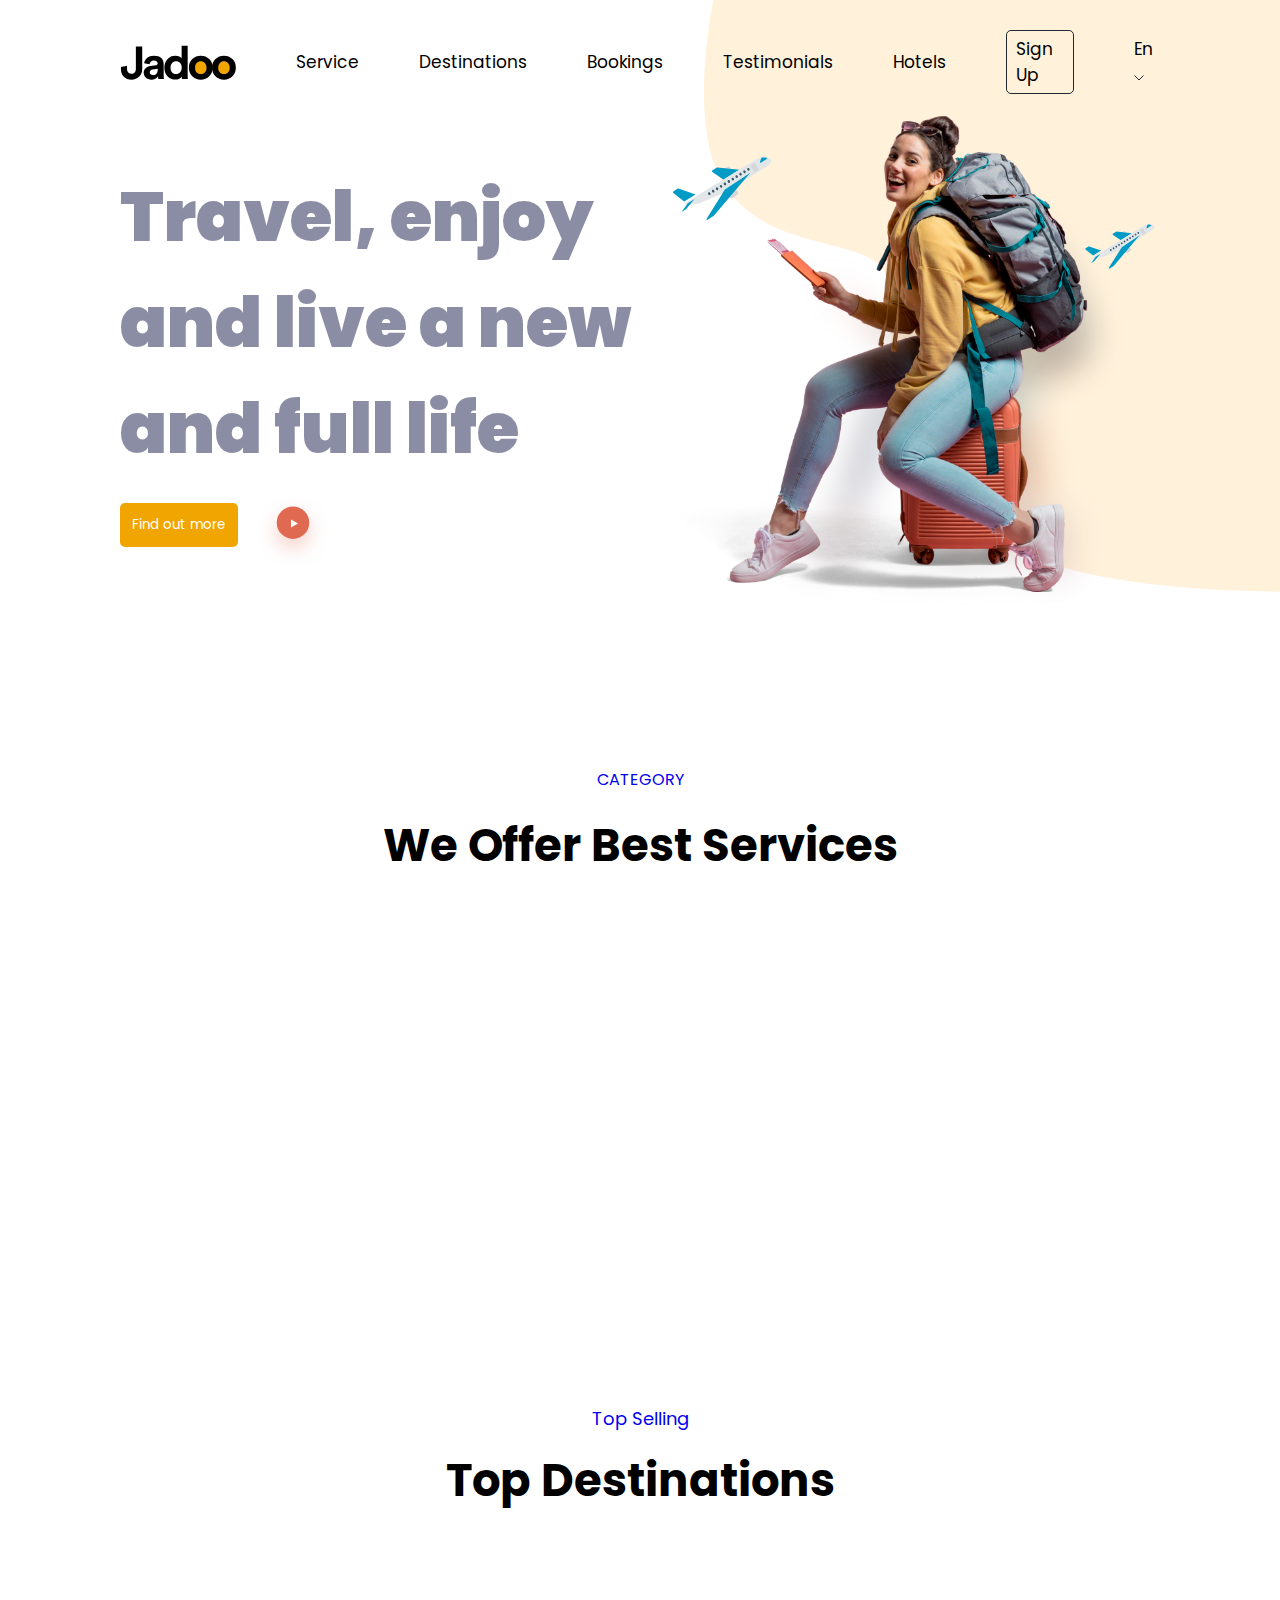
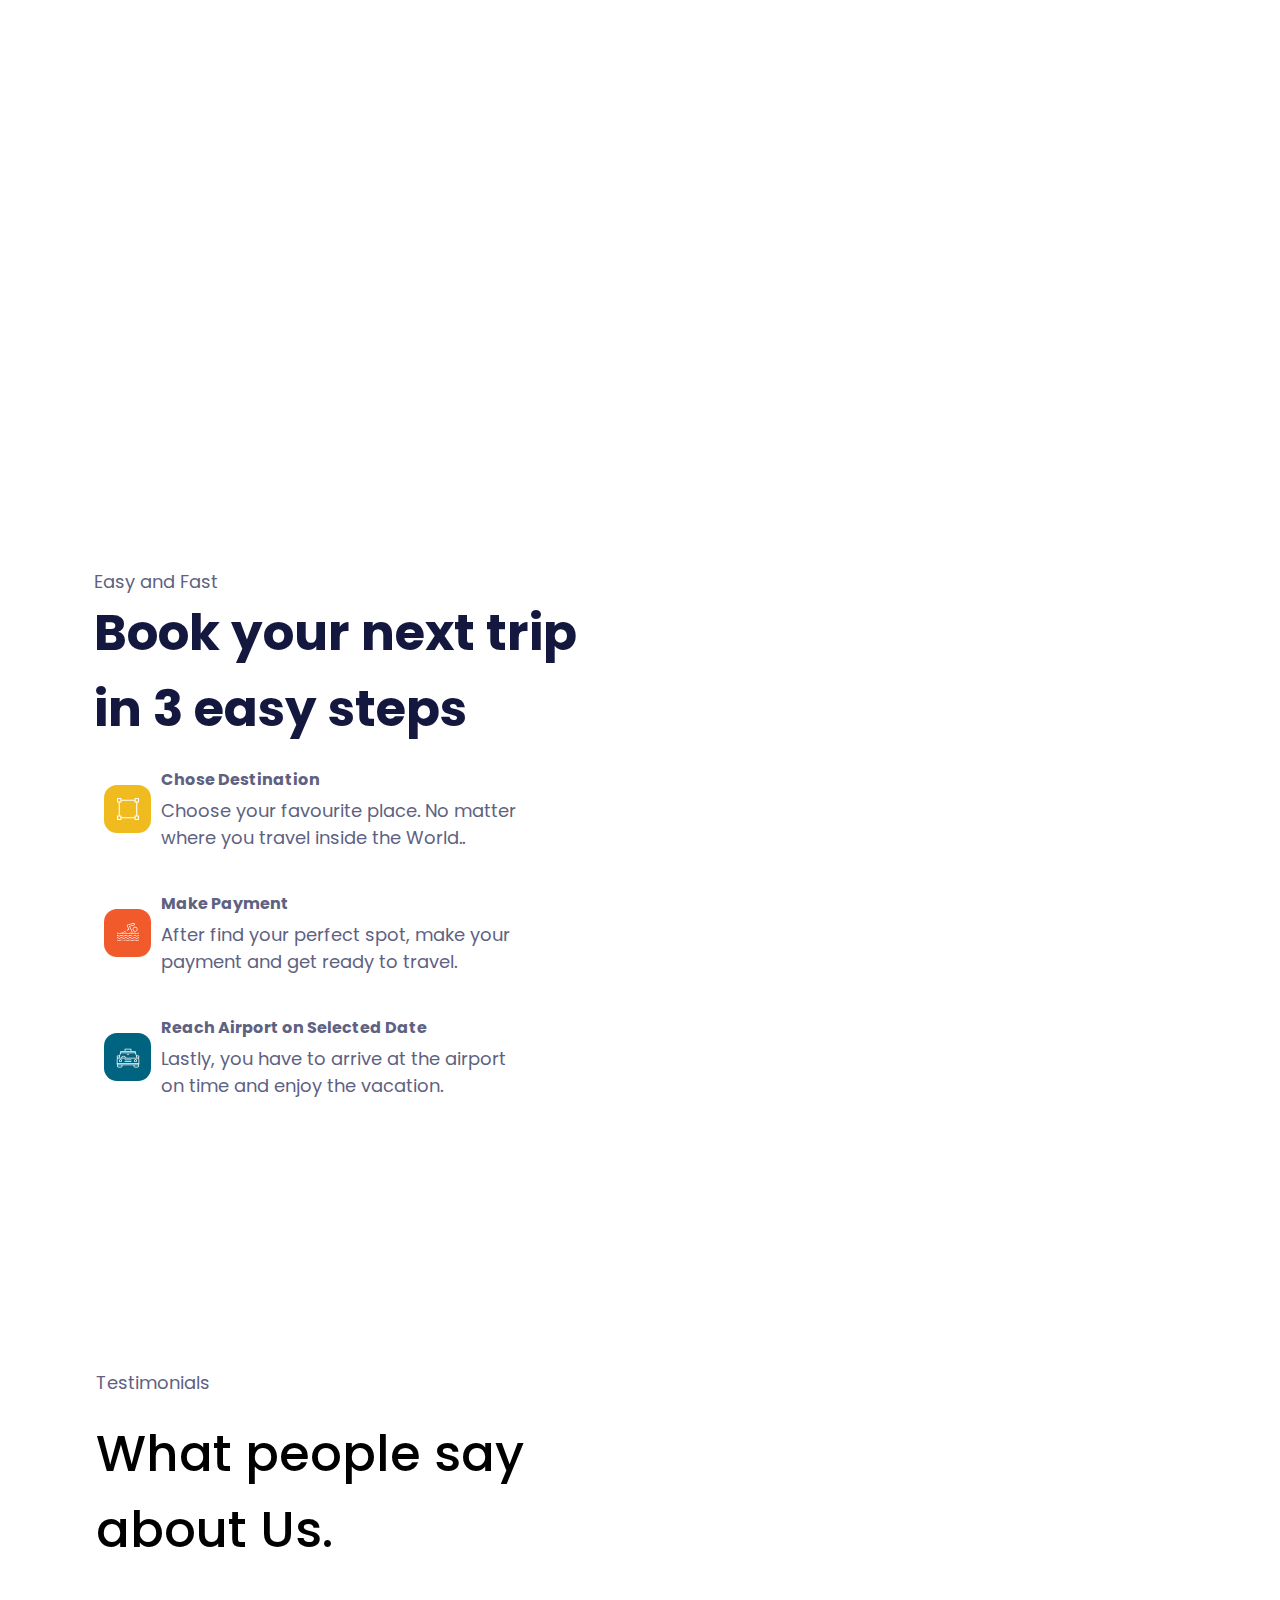
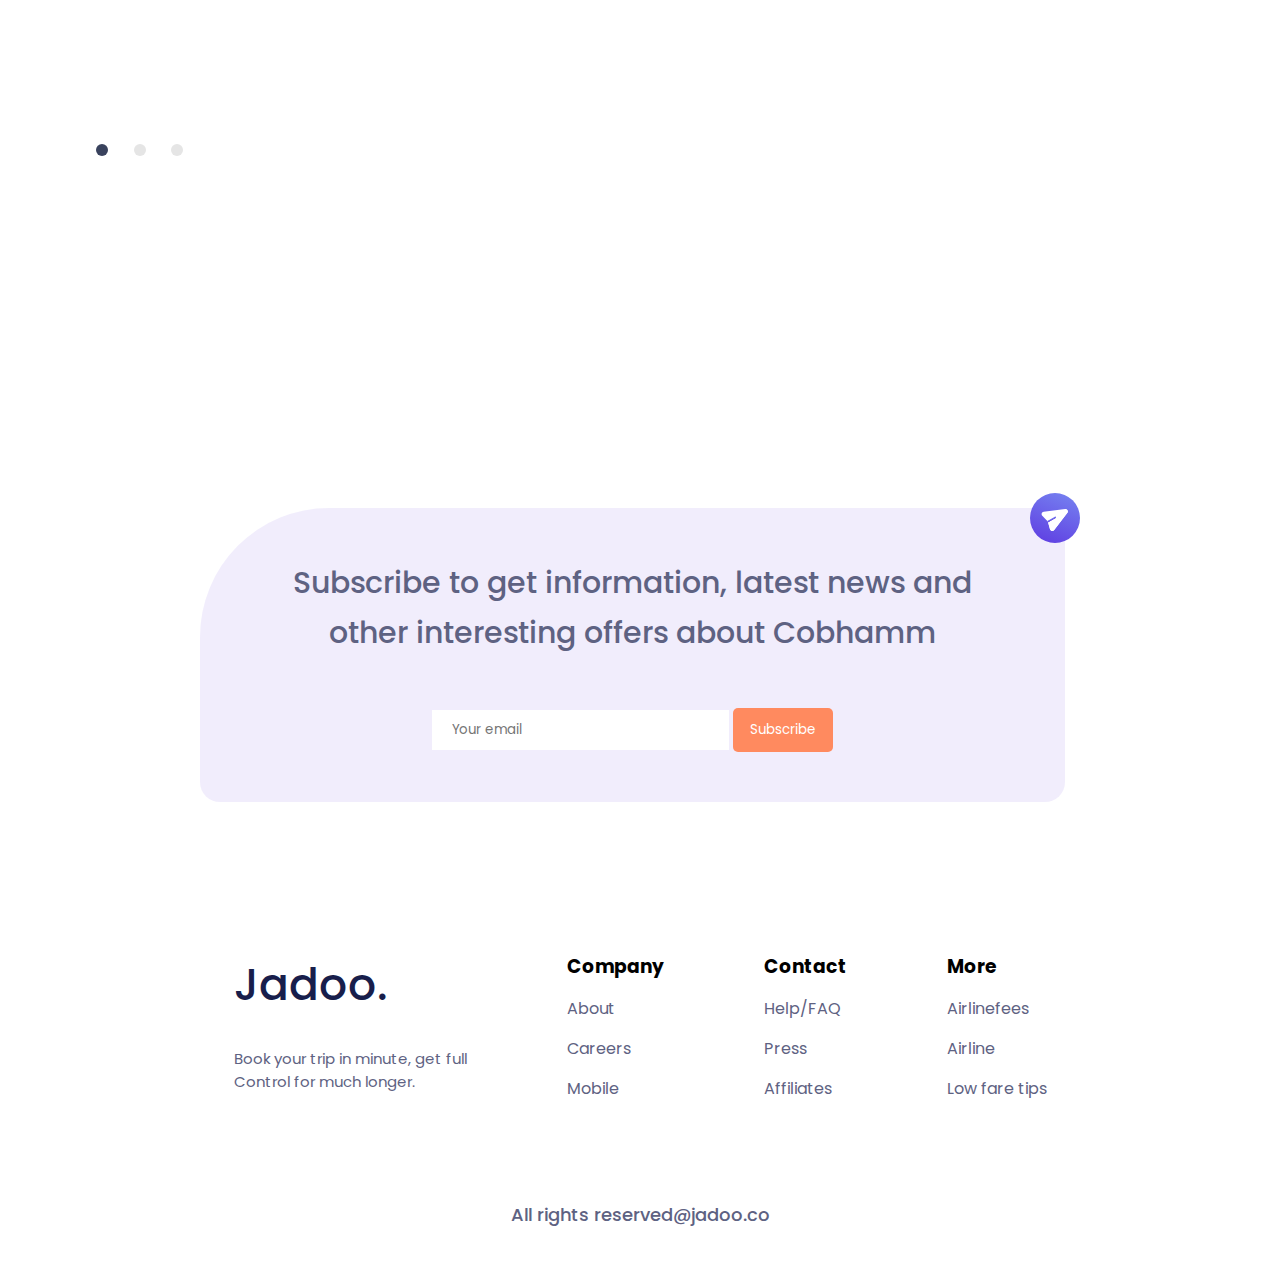
<file: index.html>
<!DOCTYPE html>
<html lang="en">
<head>
    <meta charset="UTF-8">
    <meta name="viewport" content="width=device-width, initial-scale=1.0">
    <title>Figma</title>
    <link rel="stylesheet" href="style.css">
    <link rel="preconnect" href="https://fonts.googleapis.com">
<link rel="preconnect" href="https://fonts.gstatic.com" crossorigin>
<link href="https://fonts.googleapis.com/css2?family=Poppins:wght@100;500;900&display=swap" rel="stylesheet">
<script src="script.js" defer></script>
<script src="https://code.jquery.com/jquery-3.7.1.min.js" integrity="sha256-/JqT3SQfawRcv/BIHPThkBvs0OEvtFFmqPF/lYI/Cxo=" crossorigin="anonymous"></script>
</head>
<body>
    <img class="decore" src="images/Decore.svg">
    <div class="web-site">
        <div class="navbar">
            <img class="logoo" src="images/Logo.svg">
            <a href="#service">Service</a>
            <a href="#destinations">Destinations</a>
            <a href="#bookings">Bookings</a>
            <a href="#testimonials">Testimonials</a>
            <a href="hotels/hotels.html">Hotels</a>
            <a href="#">Sign Up</a>
            <a href="#">En <img src="images/Vector 1.svg"></a>
        </div>

        <div class="page1">
            <div class="left1">
                <h4>BEST DESTINATIONS AROUND THE WORLD</h4>
                <h1 id="h1-query">Travel, enjoy <br> and live a new <br> and full life </h1>
                <p>Built Wicket longer admire do barton vanity itself do in it. <br>  Preferred to sportsmen it engrossed listening. Park gate <br> sell they west hard for the.</p>
                <div class="play-demo">
                    <button>Find out more</button>
                         <img src="images/Play button.svg">
                        <p>Play Demo</p>               
                </div>
            </div>

            <div class="right1">
                <img class="traveller1" src="images/Traveller 1.png">
                <img class="plane" src="images/plane.svg" >
                <img class="plane2" src="images/plane.svg">
               
            </div>
        </div>

        <div class="page2">
            <a href="#">CATEGORY</a>
            <h1 id="service">We Offer Best Services</h1>
            <div class="grid reveal">
                <div>
                    <img  class="grid-img " src="images/Group 48.svg">
                    <h3>Calculated Weather</h3>
                    <p>Built Wicket longer <br> admire do barton <br> vanity itself do in it.</p>
                </div>
                <div>
                    <img  class="grid-img " src="images/Group 51.svg">
                    <h3 >Best Flights</h3>
                    <p >Engrossed listening. <br> Park gate sell they <br> west hard for the.</p>
                </div>
                <div>
                    <img  class="grid-img " src="images/image 25.svg">
                    <h3 >Local Events</h3>
                    <p >Barton vanity itself do <br> in it. Preferd to men it <br> engrossed listening. </p>
                </div>
                <div>
                    <img  class="grid-img " src="images/Group 49.svg">
                    <h3 >Costumization</h3>
                    <p >We deliver outsourced <br> aviation services for <br> military customers</p>
                </div>
            </div>
        </div>

        <div class="page3">
            <a href="#">Top Selling</a>
            <h1 id="destinations">Top Destinations</h1>
            <div class="page3-grid reveal">
                <div class="rome">
                    <img class="page3-img-size" src="images/Rectangle14.png">
                    <div class="london-info-container">
                        <div class="london-info">
                            <p>Rome, Italy</p>
                            <p>$5.42k</p>
                        </div>
                        <div class="ff" style="display: flex; margin-top: 20px; gap: 10px;">
                            <img src="images/navigation 1.svg" >
                            <p>10 Days Trip</p>
                        </div>
                    </div>
                </div>

                <div class="london">
                    <img class="page3-img-size" src="images/Rectangle 15.jpg">
                    <div class="london-info-container">
                        <div class="london-info">
                            <p>London, UK</p>
                            <p>$4.2k</p>
                        </div>
                        <div class="ff" style="display: flex; margin-top: 20px; gap: 10px;">
                            <img src="images/navigation 1.svg" >
                            <p>12 Days Trip</p>
                        </div>
                    </div>
                </div>

                <div class="europe">
                    <img class="page3-img-size" src="images/Rectangle16.png">
                    <div class="london-info-container">
                        <div class="london-info">
                            <p>Full, Europe</p>
                            <p>$15k</p>
                        </div>
                        <div class="ff" style="display: flex; margin-top: 20px; gap: 10px;">
                            <img src="images/navigation 1.svg" >
                            <p>28 Days Trip</p>
                        </div>
                    </div>
                </div>
            </div>
        </div>

        <div class="page4">
            <div class="left4">
                <p id="bookings">Easy and Fast</p>
                <h1>Book your next trip <br> in 3 easy steps</h1>
                <div>
                    <img src="images/Group 7.svg" >
                    <div class="column">
                        <h4>Chose Destination</h4>
                        <p>Choose your favourite place. No matter <br>
                            where you travel inside the World..</p>
                    </div>
                </div>
                <div>
                    <img src="images/Group 12.svg" >
                    <div class="column">
                        <h4>Make Payment</h4>
                        <p>After find your perfect spot, make your <br>
                            payment and get ready to travel. </p>
                    </div>
                </div>
                <div>
                    <img src="images/Group 11.svg" >
                    <div class="column">
                        <h4>Reach Airport on Selected Date</h4>
                        <p>Lastly, you have to arrive at the airport <br>
                            on time and enjoy the vacation. </p>
                    </div>
                </div>
            </div>
            <div class="right4-2 reveal">
                    <div class="little-card">
                        <div class="little-img"></div>
                        <div class="little-card-content">
                            <p>Ongoing</p>
                            <h4>Trip to rome</h4>
                            <p>40% <strong>Completed</strong></p>
                            <img src="images/Group 3.svg" >
                        </div>
                    </div>
                
                <div class="right4">
                    
                    <div class="page4-img-container">
                        <div class="ellipse"></div>
                        <img class="page4-img-container-img" src="images/girl.jpg">
                        <div class="page4-container-content">
                            <h4>Trip to Greece</h4>
                            <p>14-29 June | by Robbin Joseph</p>
                            <div class="right4-small-images">
                                <img src="images/leaf 1.svg" >
                                <img src="images/map 1.svg" >
                                <img src="images/send 2.svg" >
                            </div>
                            <div class="last-content">
                                <img src="images/building 1.svg" >
                                <p>24 people going</p>
                                <img class="last-content-img" src="images/heart (6) 1.svg">
                            </div>
                        </div>
                    </div>
                </div>
            </div>
        </div>

        <div class="page5">
            <div class="page5-content">
                <div class="page5-left">
                    <p id="testimonials">Testimonials</p>
                    <h1>What people say <br> about Us.</h1>
                    <div><img src="images/Group 61.svg" ></div>
                </div>
                <div class="page5-right reveal">
                    <div class="page5-profile-pic"></div>
                    <div class="p1">
                        <p>“On the Windows talking painted pasture yet its express parties use. Sure last upon he same as knew next. Of believed or diverted no.”</p>
                        <h4>Mike taylor</h4>
                        <p>Lahore, Pakistan</p>
                    </div>
                    <div class="p2">
                        <h4>Chris Thomas</h4>
                        <p>CEO of Red Button</p>
                    </div>
                </div>
            </div>
            <div class="page5-logos reveal">
                <img src="images/logo1.png">
                <img src="images/logo2.png">
                <img src="images/logo3.png">
                <img style="height: 32px; width: 162px;" src="images/logo4.png">
                <img style="height: 32px; width: 162px;" src="images/logo5.png">
            </div>
        </div>

        <div class="page6-relative">
            <img class="page6-img" src="images/aaa.svg" >
            <div class="page6">
                <p>Subscribe to get information, latest news and other 
                    interesting offers about Cobhamm
                </p>
                <form action="">
                    <input type="email" placeholder="Your email">
                    <button>Subscribe</button>
                </form>
            </div>
        </div>

        <footer>
            <div class="jadoo-div">
                <h1>Jadoo.</h1>
                <p>Book your trip in minute, get full <br> Control for much longer.</p>
            </div>

            <div>
                <h3>Company</h3>
                <a href="#">About</a>
                <a href="#">Careers</a>
                <a href="#">Mobile</a>
            </div>

            <div>
                <h3>Contact</h3>
                <a href="#">Help/FAQ</a>
                <a href="#">Press</a>
                <a href="#">Affiliates</a>
            </div>

            <div>
                <h3>More</h3>
                <a href="#">Airlinefees</a>
                <a href="#">Airline</a>
                <a href="#">Low fare tips</a>
            </div>
      
        
        </footer>

        <div class="copyright">
            <p>All rights reserved@jadoo.co</p>
        </div>
    </div>
</body>
</html>
</file>
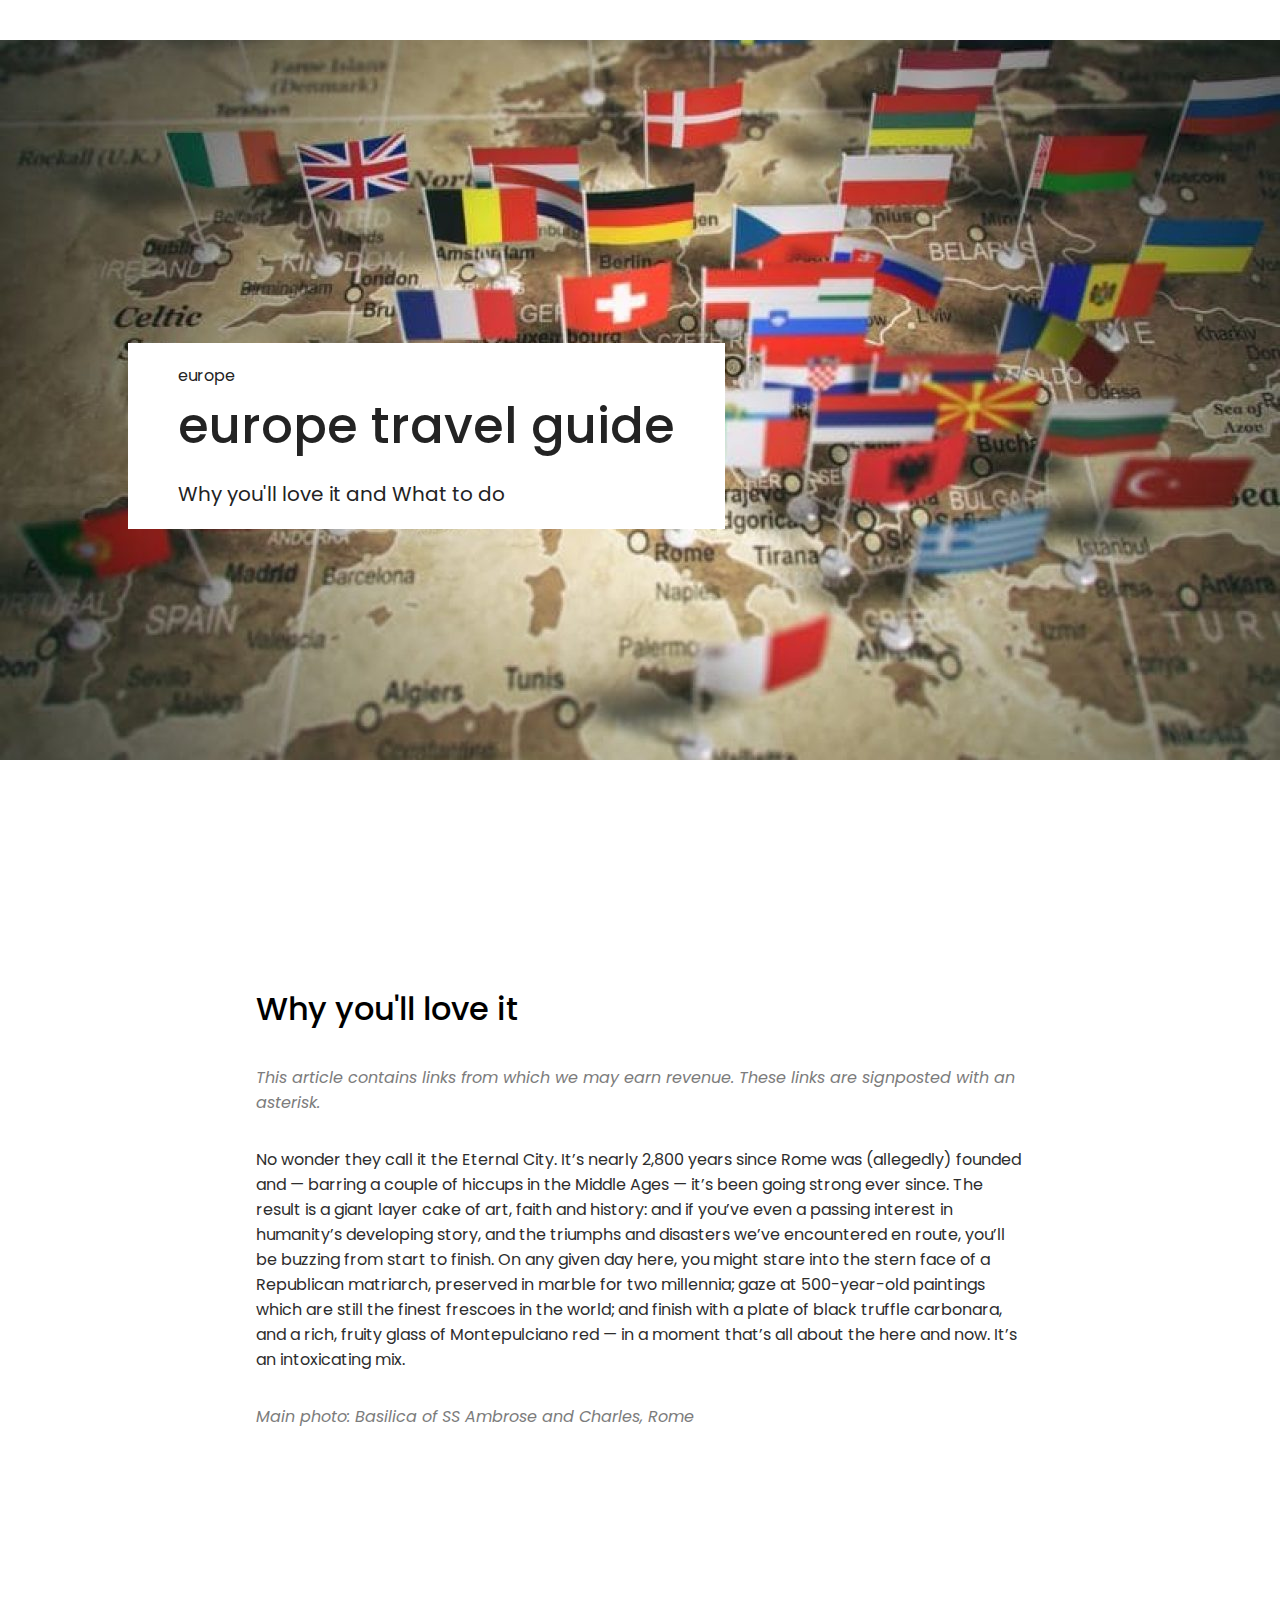
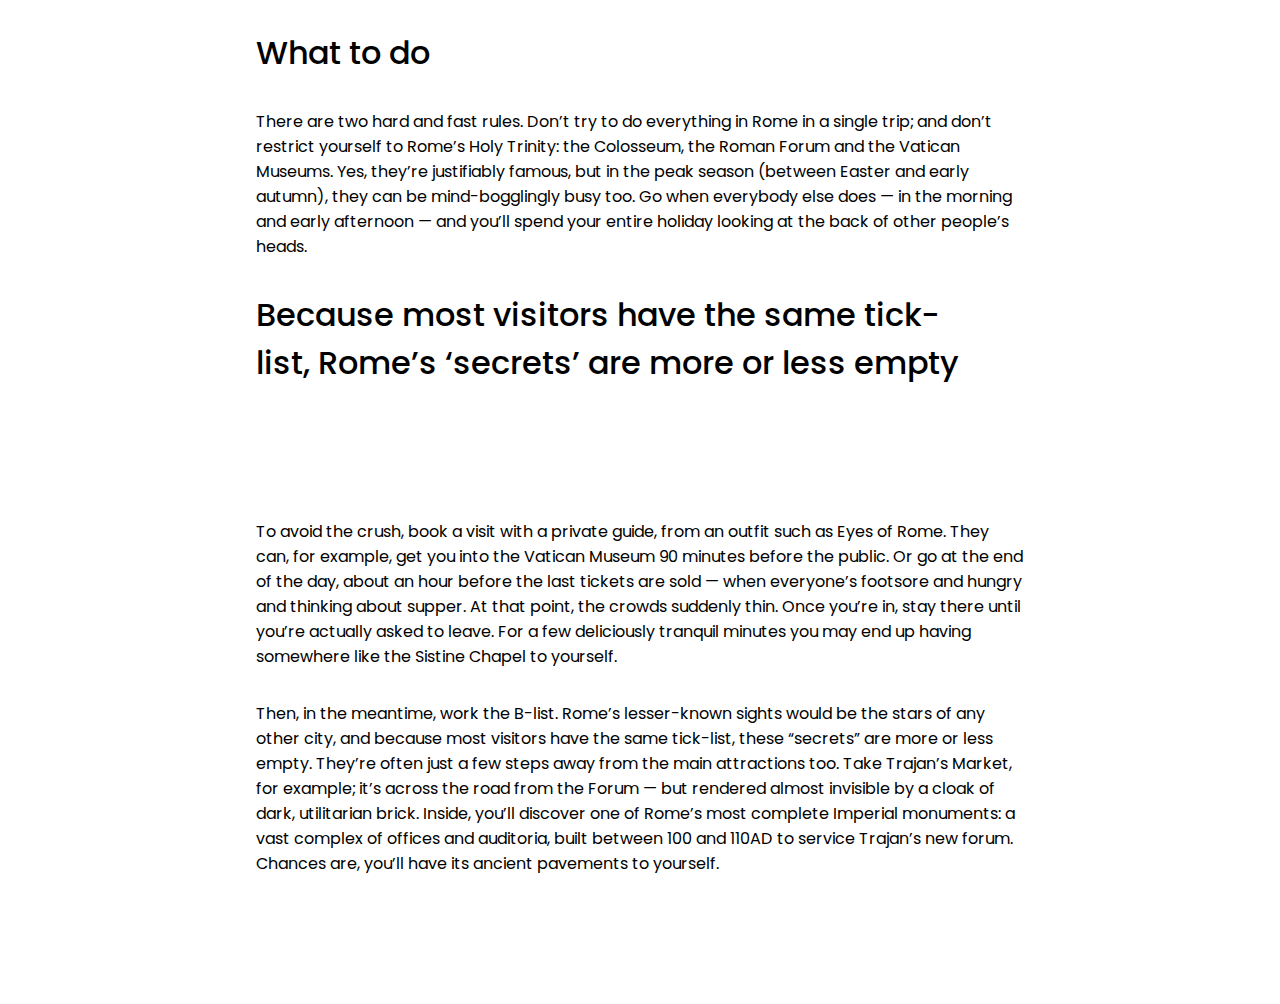
<file: europe/europe.html>
<!DOCTYPE html>
<html lang="en">
<head>
    <meta charset="UTF-8">
    <meta name="viewport" content="width=device-width, initial-scale=1.0">
    <title>Rome,Italy</title>
    <link rel="stylesheet" href="europe.css">
    <link rel="preconnect" href="https://fonts.gstatic.com" crossorigin>
<link href="https://fonts.googleapis.com/css2?family=Poppins:wght@100;500;900&display=swap" rel="stylesheet">
</head>
<body>
    <div class="app">
        <div class="page1">
            <img src="../images/europe.jpg">
            <div>
                <p>europe</p>
                <h1>europe travel guide</h1>
                <p>Why you'll love it and What to do</p>
            </div>
        </div>

        <div class="appbody">
            <div class="page2">
                <h1>Why you'll love it</h1>
                <p>This article contains links from which we may earn revenue. These links are signposted with an asterisk.</p>
                <p>No wonder they call it the Eternal City. It’s nearly 2,800 years since Rome was (allegedly) founded and — barring a couple of hiccups in the Middle Ages — it’s been going strong ever since. The result is a giant layer cake of art, faith and history: and if you’ve even a passing interest in humanity’s developing story, and the triumphs and disasters we’ve encountered en route, you’ll be buzzing from start to finish. On any given day here, you might stare into the stern face of a Republican matriarch, preserved in marble for two millennia; gaze at 500-year-old paintings which are still the finest frescoes in the world; and finish with a plate of black truffle carbonara, and a rich, fruity glass of Montepulciano red — in a moment that’s all about the here and now. It’s an intoxicating mix.</p>
                <p>Main photo: Basilica of SS Ambrose and Charles, Rome</p>
            </div>

            <div class="page3">
                <h1>What to do</h1>
                <p>There are two hard and fast rules. Don’t try to do everything in Rome in a single trip; and don’t restrict yourself to Rome’s Holy Trinity: the Colosseum, the Roman Forum and the Vatican Museums. Yes, they’re justifiably famous, but in the peak season (between Easter and early autumn), they can be mind-bogglingly busy too. Go when everybody else does — in the morning and early afternoon — and you’ll spend your entire holiday looking at the back of other people’s heads.</p>
                <h1>Because most visitors have the same tick- <br>list, Rome’s ‘secrets’ are more or less empty</h1>
                <p>To avoid the crush, book a visit with a private guide, from an outfit such as Eyes of Rome. They can, for example, get you into the Vatican Museum 90 minutes before the public. Or go at the end of the day, about an hour before the last tickets are sold — when everyone’s footsore and hungry and thinking about supper. At that point, the crowds suddenly thin. Once you’re in, stay there until you’re actually asked to leave. For a few deliciously tranquil minutes you may end up having somewhere like the Sistine Chapel to yourself.</p>
                <p>Then, in the meantime, work the B-list. Rome’s lesser-known sights would be the stars of any other city, and because most visitors have the same tick-list, these “secrets” are more or less empty. They’re often just a few steps away from the main attractions too. Take Trajan’s Market, for example; it’s across the road from the Forum — but rendered almost invisible by a cloak of dark, utilitarian brick. Inside, you’ll discover one of Rome’s most complete Imperial monuments: a vast complex of offices and auditoria, built between 100 and 110AD to service Trajan’s new forum. Chances are, you’ll have its ancient pavements to yourself.</p>
            </div>
        </div>

        
    </div>
</body>
</html>
</file>
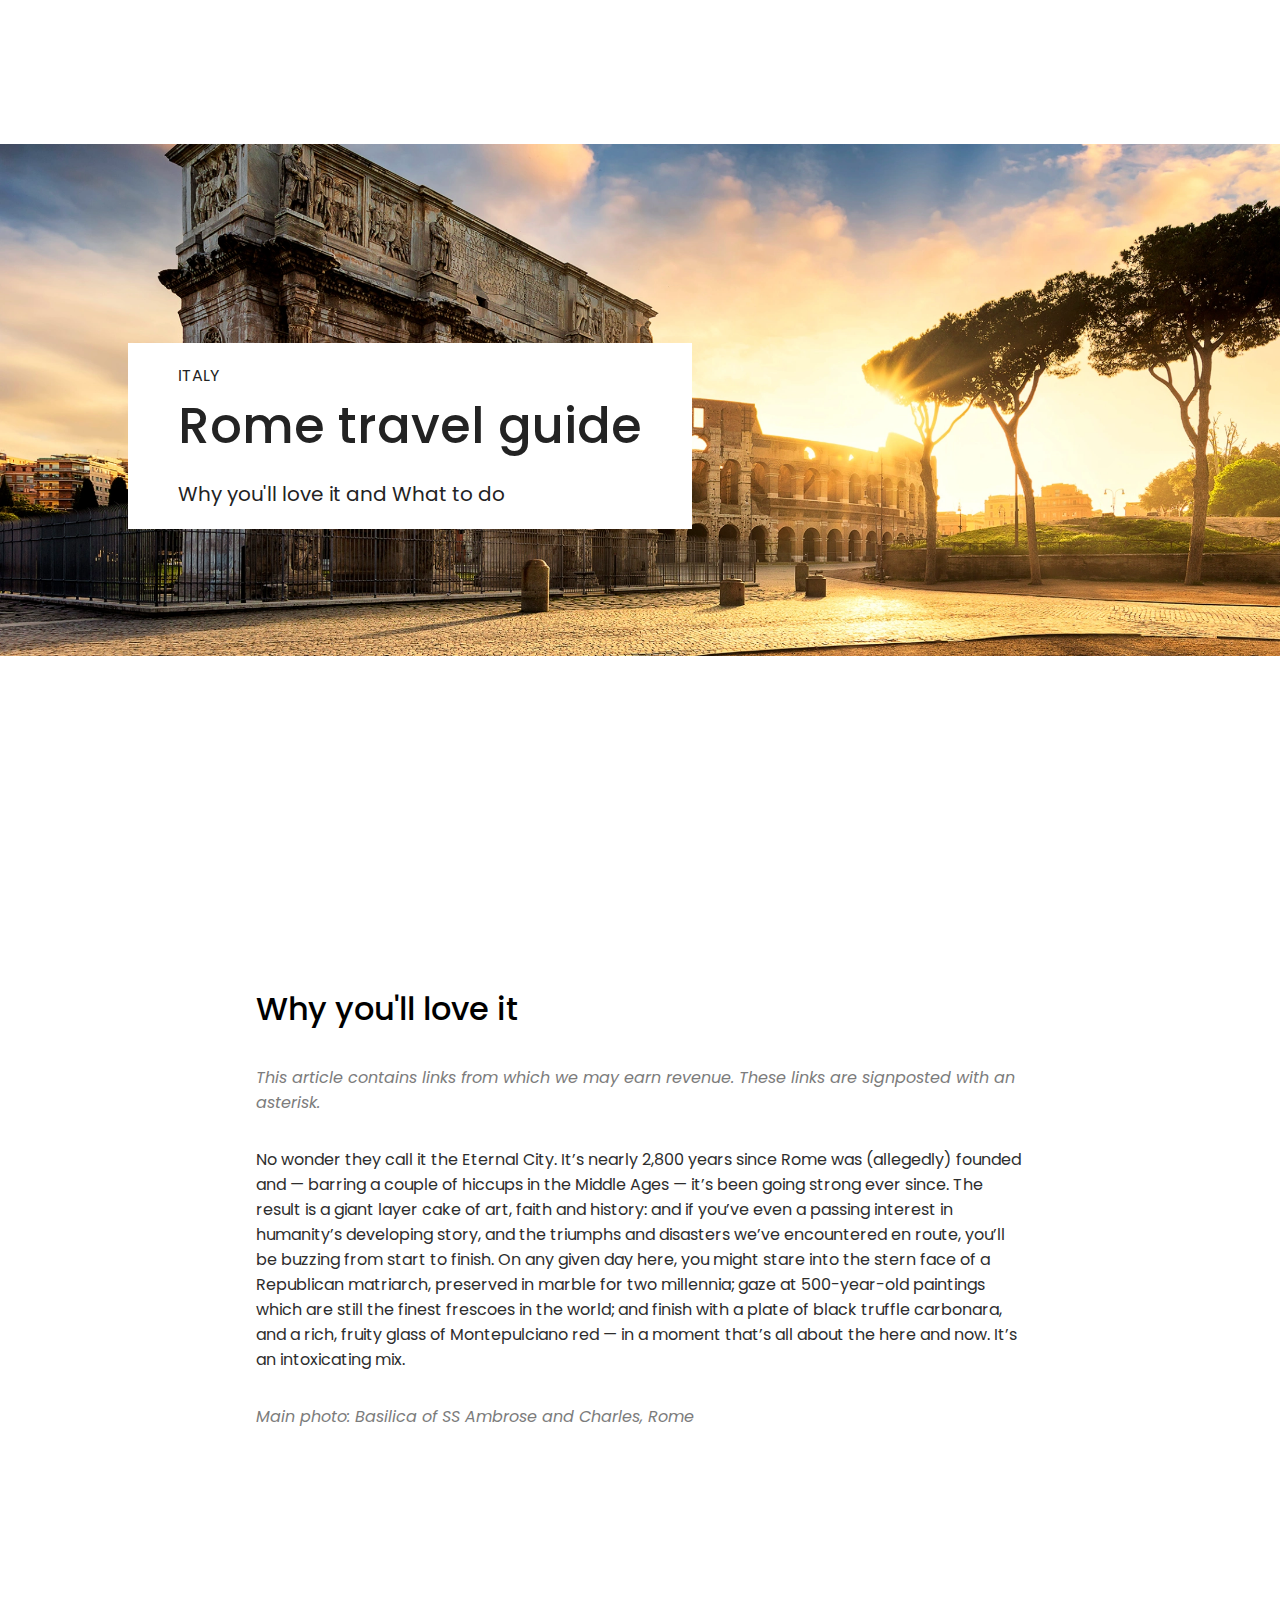
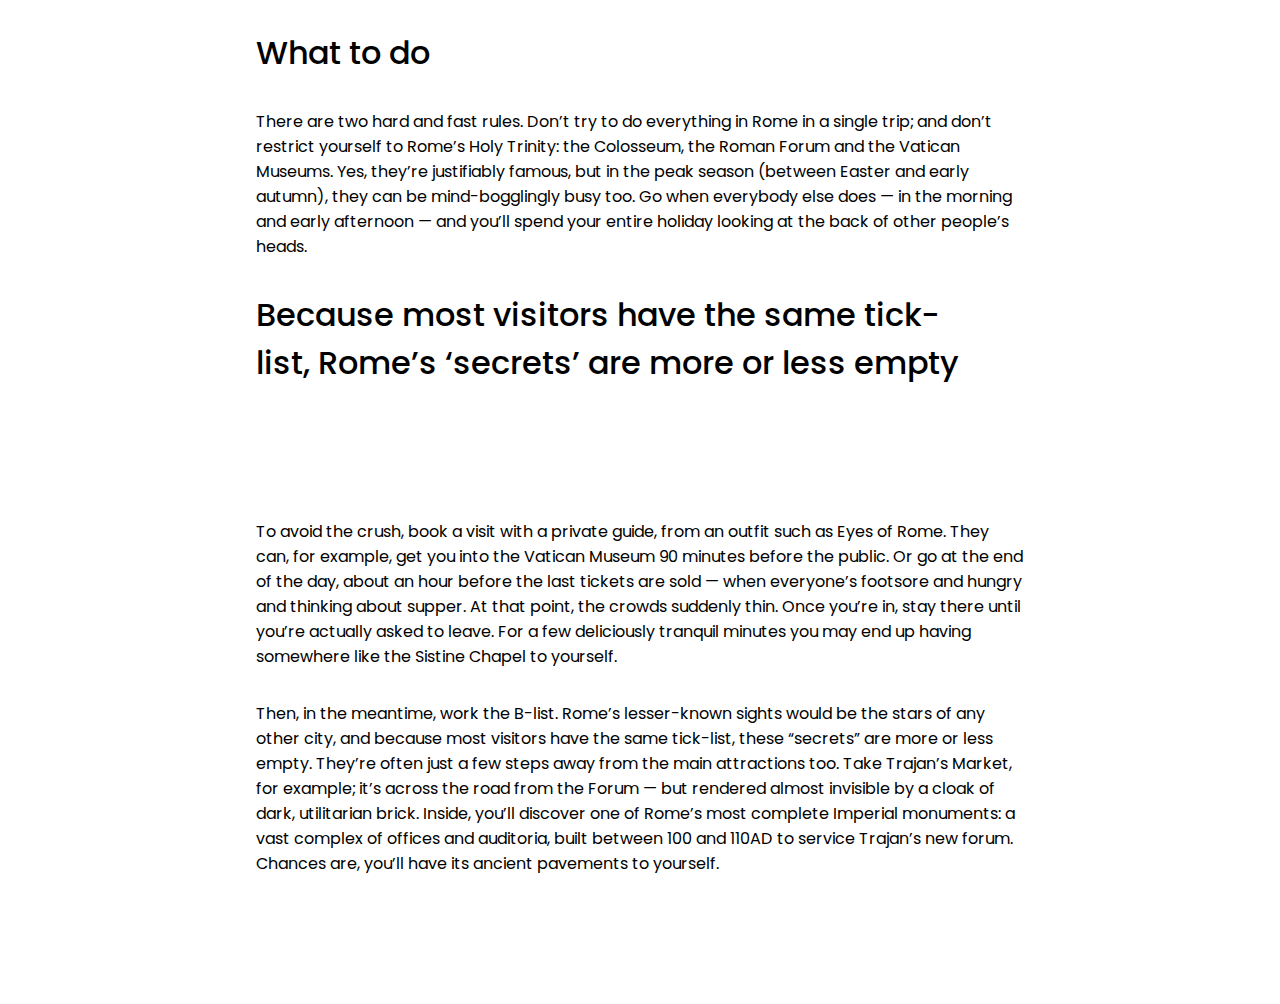
<file: italy/italy.html>
<!DOCTYPE html>
<html lang="en">
<head>
    <meta charset="UTF-8">
    <meta name="viewport" content="width=device-width, initial-scale=1.0">
    <title>Rome,Italy</title>
    <link rel="stylesheet" href="italy.css">
    <link rel="preconnect" href="https://fonts.gstatic.com" crossorigin>
<link href="https://fonts.googleapis.com/css2?family=Poppins:wght@100;500;900&display=swap" rel="stylesheet">
</head>
<body>
    <div class="app">
        <div class="page1">
            <img src="../images/rome.webp">
            <div>
                <p>ITALY</p>
                <h1>Rome travel guide</h1>
                <p>Why you'll love it and What to do</p>
            </div>
        </div>

        <div class="appbody">
            <div class="page2">
                <h1>Why you'll love it</h1>
                <p>This article contains links from which we may earn revenue. These links are signposted with an asterisk.</p>
                <p>No wonder they call it the Eternal City. It’s nearly 2,800 years since Rome was (allegedly) founded and — barring a couple of hiccups in the Middle Ages — it’s been going strong ever since. The result is a giant layer cake of art, faith and history: and if you’ve even a passing interest in humanity’s developing story, and the triumphs and disasters we’ve encountered en route, you’ll be buzzing from start to finish. On any given day here, you might stare into the stern face of a Republican matriarch, preserved in marble for two millennia; gaze at 500-year-old paintings which are still the finest frescoes in the world; and finish with a plate of black truffle carbonara, and a rich, fruity glass of Montepulciano red — in a moment that’s all about the here and now. It’s an intoxicating mix.</p>
                <p>Main photo: Basilica of SS Ambrose and Charles, Rome</p>
            </div>

            <div class="page3">
                <h1>What to do</h1>
                <p>There are two hard and fast rules. Don’t try to do everything in Rome in a single trip; and don’t restrict yourself to Rome’s Holy Trinity: the Colosseum, the Roman Forum and the Vatican Museums. Yes, they’re justifiably famous, but in the peak season (between Easter and early autumn), they can be mind-bogglingly busy too. Go when everybody else does — in the morning and early afternoon — and you’ll spend your entire holiday looking at the back of other people’s heads.</p>
                <h1>Because most visitors have the same tick- <br>list, Rome’s ‘secrets’ are more or less empty</h1>
                <p>To avoid the crush, book a visit with a private guide, from an outfit such as Eyes of Rome. They can, for example, get you into the Vatican Museum 90 minutes before the public. Or go at the end of the day, about an hour before the last tickets are sold — when everyone’s footsore and hungry and thinking about supper. At that point, the crowds suddenly thin. Once you’re in, stay there until you’re actually asked to leave. For a few deliciously tranquil minutes you may end up having somewhere like the Sistine Chapel to yourself.</p>
                <p>Then, in the meantime, work the B-list. Rome’s lesser-known sights would be the stars of any other city, and because most visitors have the same tick-list, these “secrets” are more or less empty. They’re often just a few steps away from the main attractions too. Take Trajan’s Market, for example; it’s across the road from the Forum — but rendered almost invisible by a cloak of dark, utilitarian brick. Inside, you’ll discover one of Rome’s most complete Imperial monuments: a vast complex of offices and auditoria, built between 100 and 110AD to service Trajan’s new forum. Chances are, you’ll have its ancient pavements to yourself.</p>
            </div>
        </div>

        
    </div>
</body>
</html>
</file>
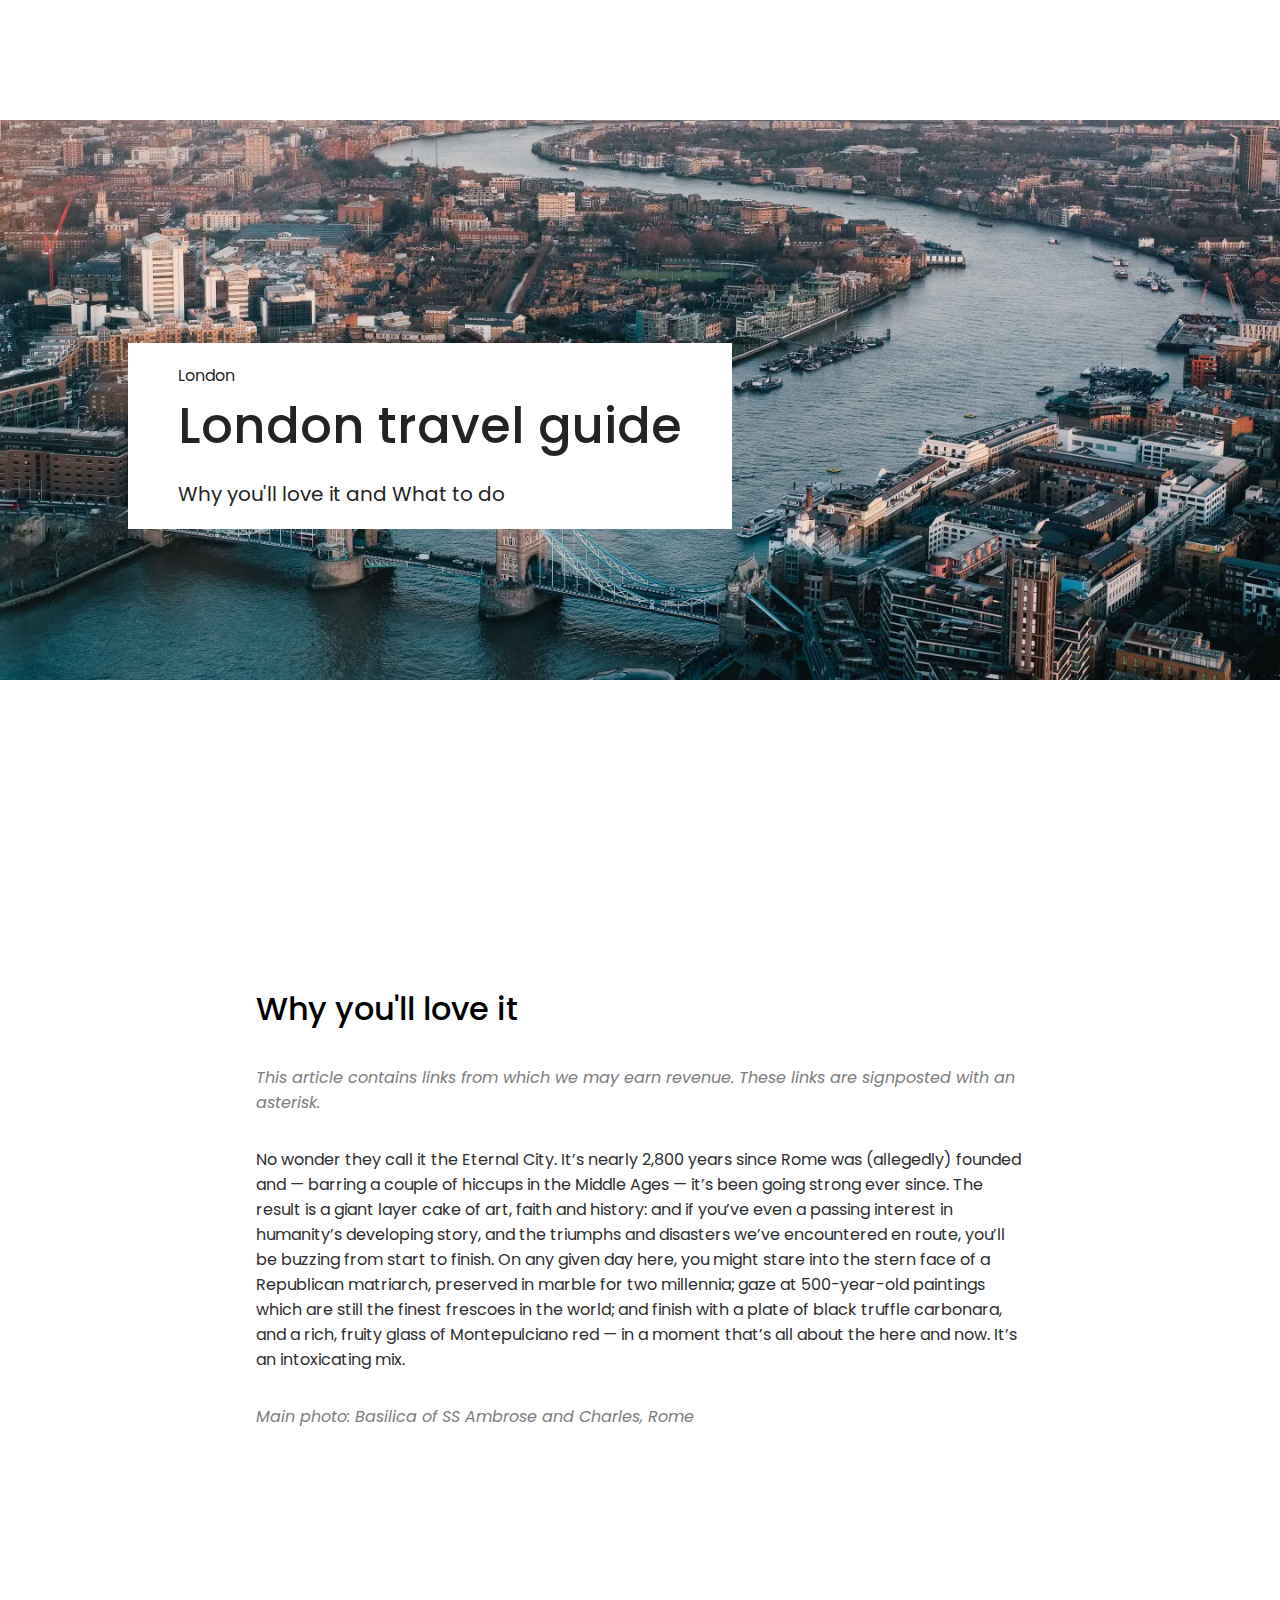
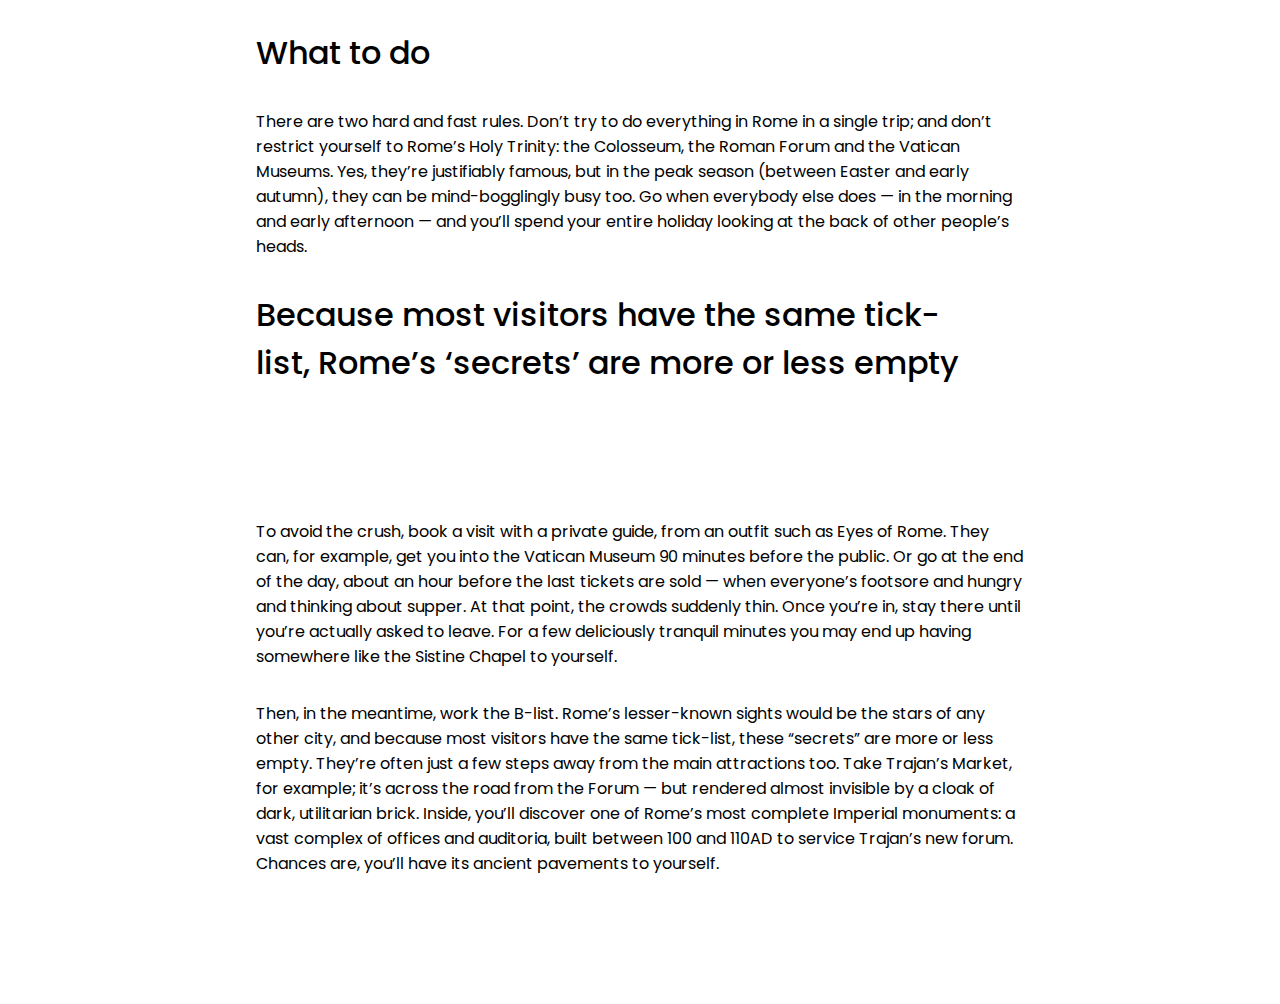
<file: london/london.html>
<!DOCTYPE html>
<html lang="en">
<head>
    <meta charset="UTF-8">
    <meta name="viewport" content="width=device-width, initial-scale=1.0">
    <title>Rome,Italy</title>
    <link rel="stylesheet" href="london.css">
    <link rel="preconnect" href="https://fonts.gstatic.com" crossorigin>
<link href="https://fonts.googleapis.com/css2?family=Poppins:wght@100;500;900&display=swap" rel="stylesheet">
</head>
<body>
    <div class="app">
        <div class="page1">
            <img src="../images/london.jpg">
            <div>
                <p>London</p>
                <h1>London travel guide</h1>
                <p>Why you'll love it and What to do</p>
            </div>
        </div>

        <div class="appbody">
            <div class="page2">
                <h1>Why you'll love it</h1>
                <p>This article contains links from which we may earn revenue. These links are signposted with an asterisk.</p>
                <p>No wonder they call it the Eternal City. It’s nearly 2,800 years since Rome was (allegedly) founded and — barring a couple of hiccups in the Middle Ages — it’s been going strong ever since. The result is a giant layer cake of art, faith and history: and if you’ve even a passing interest in humanity’s developing story, and the triumphs and disasters we’ve encountered en route, you’ll be buzzing from start to finish. On any given day here, you might stare into the stern face of a Republican matriarch, preserved in marble for two millennia; gaze at 500-year-old paintings which are still the finest frescoes in the world; and finish with a plate of black truffle carbonara, and a rich, fruity glass of Montepulciano red — in a moment that’s all about the here and now. It’s an intoxicating mix.</p>
                <p>Main photo: Basilica of SS Ambrose and Charles, Rome</p>
            </div>

            <div class="page3">
                <h1>What to do</h1>
                <p>There are two hard and fast rules. Don’t try to do everything in Rome in a single trip; and don’t restrict yourself to Rome’s Holy Trinity: the Colosseum, the Roman Forum and the Vatican Museums. Yes, they’re justifiably famous, but in the peak season (between Easter and early autumn), they can be mind-bogglingly busy too. Go when everybody else does — in the morning and early afternoon — and you’ll spend your entire holiday looking at the back of other people’s heads.</p>
                <h1>Because most visitors have the same tick- <br>list, Rome’s ‘secrets’ are more or less empty</h1>
                <p>To avoid the crush, book a visit with a private guide, from an outfit such as Eyes of Rome. They can, for example, get you into the Vatican Museum 90 minutes before the public. Or go at the end of the day, about an hour before the last tickets are sold — when everyone’s footsore and hungry and thinking about supper. At that point, the crowds suddenly thin. Once you’re in, stay there until you’re actually asked to leave. For a few deliciously tranquil minutes you may end up having somewhere like the Sistine Chapel to yourself.</p>
                <p>Then, in the meantime, work the B-list. Rome’s lesser-known sights would be the stars of any other city, and because most visitors have the same tick-list, these “secrets” are more or less empty. They’re often just a few steps away from the main attractions too. Take Trajan’s Market, for example; it’s across the road from the Forum — but rendered almost invisible by a cloak of dark, utilitarian brick. Inside, you’ll discover one of Rome’s most complete Imperial monuments: a vast complex of offices and auditoria, built between 100 and 110AD to service Trajan’s new forum. Chances are, you’ll have its ancient pavements to yourself.</p>
            </div>
        </div>

        
    </div>
</body>
</html>
</file>
<file: style.css>
* {
    padding: 0;
    margin: 0;
    box-sizing: border-box;
    font-family: 'Poppins', sans-serif;
}

.navbar {
    margin: 30px 120px 20px 120px ;
    gap: 60px;
    display: flex; 
    align-items: center;
    color: var(--1st, #212832);
    font-family: Google Sans;
    font-size: 17px;
    font-style: normal;
    font-weight: 400;
    line-height: normal;
    z-index: 999;
}

.navbar img {
    margin-right: auto;
}

.navbar a {
    text-decoration: none;
    color: black;
    z-index: 9999;
}

.navbar :nth-last-child(2) {
    border: 0.2px solid #212832;
    padding: 5px 9px;
    border-radius: 5px;
}


/*Page 1*/

.page1{
    display: flex;
    margin-left: 100px;
    margin-right: 100px;
}

.left1 {
    display: flex;
    flex-direction: column;
    margin-top: 50px;
    margin-left: 20px;
}

.left1 h4{
    font-family: 'poppins';
    color: #DF6951;
    display: none;
}

.left1 h1 {
    color: var(--1st, #181E4B);
    font-size: 70px;
    font-weight: 900;
    opacity: 0.5;
}

.left1 p {
    color: #5E6282;
    font-family: Poppins;
    font-size: 16px;
    font-style: normal;
    font-weight: 500;
    line-height: 30px;
    display: none;
}

.play-demo{
    display: flex;
    align-items: center;
}

.play-demo button{
    padding: 12px;
    color: white;
    background-color: #F1A501;
    border-radius: 5px;
    border: none;
    align-self: center;
}
.play-demo img{
    width: 70px;
    height: 70px;
    margin-top: 15px;
    margin-left: 20px;
}

.traveller1{
    width: 500px;
    height: 500px;
    position: absolute;
}   

.plane{
    position: absolute;
    width: 137.294px;
    height: 95.232px;
    flex-shrink: 0;
    right: 0;
    margin-top: 80px;
    margin-right: 90px;
}

.plane2 {
    position: absolute;
    width: 187px;
    height: 135px;
    flex-shrink: 0;
}

.decore {
    position: absolute;
    top: 0;
    right: 0;
    width: 45%;
}


/*Page 2 */

.page2 {
    margin-top: 200px;
    text-align: center;
    width: 100%;
}

.grid{
    display: flex;
    margin: 50px;
    gap: 100px;
    justify-content: center;
    padding: 20px;
}

.grid-img {
    width: 100px;
    height: 100px;
}


.grid div p {
    margin-top: 20px;
    font-size: large;
}

.grid div h3 {
    font-size: large;
}

.page2 a {
    text-decoration: none;
}

.page2 h1 {
    font-size: 45px;
    margin-top: 20px;
}



/* page 3*/

.page3 {
    text-align: center;
    margin-top: 200px;
}

.page3 a {
    text-decoration: none;
    font-size: large;
}

.page3 h1 {
    font-size: 45px;
    margin-bottom: 20px;
    margin-top: 15px;
}
.page3-grid {
    display: flex;
    margin-top: 50px;
    gap: 70px;
    justify-content: center;
    margin-bottom: 20px;
}


.page3-img-size {
    width: 250px;
    height: 300px;
    border-top-right-radius: 10px;
    border-top-left-radius: 10px;
}


.london-info-container {
    width: inherit;
    padding: 15px;
    border: 1px solid rgb(255, 254, 254);
    border-top: none;
    margin-top: -5px;
    border-bottom-right-radius: 10px;
    border-bottom-left-radius: 10px;
    box-shadow: 0px 1.85185px 3.14815px 0px rgba(0, 0, 0, 0.00), 0px 8.14815px 6.51852px 0px rgba(0, 0, 0, 0.01), 0px 20px 13px 0px rgba(0, 0, 0, 0.01), 0px 38.51852px 25.48148px 0px rgba(0, 0, 0, 0.01), 0px 64.81481px 46.85185px 0px rgba(0, 0, 0, 0.02), 0px 100px 80px 0px rgba(0, 0, 0, 0.02);
}

.london-info {
    display: flex;
    justify-content: space-between;
}

.rome:hover, .london:hover, .europe:hover {
    cursor: pointer;
    color: #F1A501;
    transform: scale(1.1);
}


/*page4*/


.page4{
    margin-top: 200px;
    display: flex;
    justify-content: space-around;
}

.left4 p {
    color: #5E6282;
    font-size: 18px;
}

.left4 h4 {
    color: #5E6282;
}

.left4 h1 {
    color: #14183E;
    font-size: 50px;
    font-weight: 700;
}

.left4 div {
    display: flex;
    padding: 10px;
}

.column {
    display: flex;
    flex-direction: column;
    gap: 5px;
}

.right4 {
    position: relative;
    margin-right: 50px;
    margin-top: 70px;
}

.page4-img-container {
    position: relative;
    flex-shrink: 0;
    border-radius: 26px;
    background: var(--white, #FFF);
    box-shadow: 0px 1.85185px 3.14815px 0px rgba(0, 0, 0, 0.00), 0px 8.14815px 6.51852px 0px rgba(0, 0, 0, 0.01), 0px 20px 13px 0px rgba(0, 0, 0, 0.01), 0px 38.51852px 25.48148px 0px rgba(0, 0, 0, 0.01), 0px 64.81481px 46.85185px 0px rgba(0, 0, 0, 0.02), 0px 100px 80px 0px rgba(0, 0, 0, 0.02);
    padding: 25px;
}

.page4-img-container-img {
    width: 100%;
    border-radius: 24px;
    margin-bottom: 15px;
}

.ellipse {
    position: absolute; 
    top: -200px;
    right: -150px;
    width: 500px;
    height: 500px;
    background: url('images/Ellipse 8.png') no-repeat;
    background-size: cover;
    z-index: -1;
    opacity: 0.5;
}

.page4-container-content {
    display: flex;
    flex-direction: column;
    gap: 15px;
}
.right4-small-images img {
    background-color: rgb(238, 238, 238);
    border-radius: 50%;
    padding: 5px;
    width: 25px;
    height: 25px;
}

.last-content {
    display: flex;
    gap: 15px;
}

.last-content-img{
    margin-left: auto;
}

.little-card {
    position: absolute;
    display: flex;
    gap: 10px;
    background-color:white;
    border-radius: 10px;
    padding: 10px;
    right: 0;
    top: 270px;
    z-index: 99;
    box-shadow: 0px 1.85185px 3.14815px 0px rgba(0, 0, 0, 0.00), 0px 8.14815px 6.51852px 0px rgba(0, 0, 0, 0.01), 0px 20px 13px 0px rgba(0, 0, 0, 0.01), 0px 38.51852px 25.48148px 0px rgba(0, 0, 0, 0.01), 0px 64.81481px 46.85185px 0px rgba(0, 0, 0, 0.02), 0px 100px 80px 0px rgba(0, 0, 0, 0.02);
}

.little-img {
    width: 50px;
    height: 50px;
    flex-shrink: 0;
    background: url('images/xh.png');
    background-size: contain;
    border-radius: 50%;
}

.little-card-content {
    display: flex;
    flex-direction: column;
    gap: 8px;
}

.right4-2 {

    position: relative;
}



/*page 5*/


.page5{
    margin-top: 200px;
}

.page5-content {
    display: flex;
    padding: 50px;
    gap: 150px;
    justify-content: center;
}

.page5-left{
    display: flex;
    gap: 20px;
    flex-direction: column;
}
.page5-left div {
    margin-top: 35%;
}

.page5-left p {
    color: #5E6282;
    font-size: 18px;
}

.page5-left h1 {
    font-size: 50px;
    font-weight: 500;
}

.page5-right {
    color: #5E6282;
    padding: 10px 50px 100px 10px;
    position: relative;
}

.page5-profile-pic {
    background: url('images/haha.png');
    background-size: contain;
    width: 50px;
    height: 50px;
    border-radius: 50%;
    position: absolute;
    top: 0;
    left: 0;
}

.p1{
    width: 450px;
    height: 255px;
    flex-shrink: 0;
    border-radius: 10px;
    background: var(--white, #FFF);
    box-shadow: 0px 1.85185px 3.14815px 0px rgba(0, 0, 0, 0.00), 0px 8.14815px 6.51852px 0px rgba(0, 0, 0, 0.01), 0px 20px 13px 0px rgba(0, 0, 0, 0.01), 0px 38.51852px 25.48148px 0px rgba(0, 0, 0, 0.01), 0px 64.81481px 46.85185px 0px rgba(0, 0, 0, 0.02), 0px 100px 80px 0px rgba(0, 0, 0, 0.02);
    padding: 40px;
    font-size: 16px;
    display: flex;
    flex-direction: column;
}

.p1 h4 {
    margin-top: auto;
}

.p2 {
    width: 450px;
    height: 255px;
    flex-shrink: 0;
    border-radius: 10px;
    background: var(--white, #FFF);
    border: silver dashed 0.5px;
    padding: 15px;
    font-size: 18px;
    display: flex;
    flex-direction: column;
    position: absolute;
    z-index: -1;
    top: 90px;
    left: 65px;
    gap: 7px;
}
.p2 h4 {
    margin-top: auto;
}


.page5-logos {
    display: flex;
    gap: 40px;
    justify-content: center;
    align-items: center;
}

.page5-logos img {
    width: 130px;
    height: 130px;
    background-size: contain
    
}

/*page6*/

.page6 {
    text-align: center;
    background-color: #dfd7f971;
    display: flex;
    flex-direction: column;
    align-self: center;
    padding: 50px;
    gap: 50px;
    border-radius: 129px 20px 20px 20px;
}
.page6 p {
    font-size: 30px;
    font-weight: 500;
    font-family: poppins;
    font-style: normal;
    line-height: 50px;
    color: #5E6282;
}

.page6 form input {
    padding: 10px 20px;
    border: none;
    outline: none;
}

.page6 form button {
    padding: 12px 17px;
    background-color: #ff8a5f;
    color: white;
    border: none;
    outline: none;
    border-radius: 5px;
}

.page6-img {
    width: 50px;
    height: 50px;
    position: absolute;
    top: 0;
    right: 0;
}

.page6-relative {
    position: relative;
    margin: 150px 200px;
    padding-top: 15px;
    padding-right: 15px;
}

/* footer*/

footer{
    display: flex;
    gap: 100px;
    justify-content: center;
}

footer div h1 {
    color: #181E4B;
    font-size: 44px;
    font-weight: 500;
    font-style: normal;
    margin-bottom: 15px;
}

footer div p{
    color: #5E6282;
    font-size: 15px;
}
footer div {
    display: flex;
    flex-direction: column;
    gap: 15px;
}

footer div a {
    text-decoration: none;
    color: #5E6282;
}


.jadoo-div{
    margin-top: -10x;
}

.copyright {
    color: #5E6282;
    font-size: 18px;
    font-style: normal;
    font-weight: 500;
    text-align: center;
    padding: 100px 50px 50px 50px;
}

.google-play{
    background-color: black;
    display: inline-flex;
}

.play-icon {
    width: 20px;
    height: 20px;
    
}

.vector {
    width: 50px;
    height: 15px;
}


@media only screen and (max-width: 900px) {
   html{
    display: flex;
   }
   body {
    margin-left: 50px;
   }

   .decore, .plane, .plane2{
    display: none;
   }

   .navbar {
    flex-wrap: wrap;

   }
   .navbar a {
    font-size: 30px;
   }

   .logoo {
    width: 500px;
    margin-left: 200px;
   }



   .left1 h4 {
    font-size: 35px;
   }

   .left1 h1 {
    font-size: 80px;
   }

   .left1 p {
    font-size: 25px;
   }
   
   .traveller1 {
    width: 500px;
    height: 700px;
    position: absolute;
    left: 600px;
    z-index: -11;
    object-fit: contain;
   }
   
   /*page2*/
   .page2 a {
    font-size: 40px;
   }
   .grid{
    flex-wrap: wrap;
   }
   .grid-img {
    width: 250px;
    height: 250px;
   }

   .grid div h3 {
    font-size: 50px;
   }
   .grid div p {
    font-size: 35px;
   }
   .grid div {
    width: 400px;
   }

   
   /*page3*/

   .page3 a {
    font-size: 40px;
   }

   .page3-grid {
    flex-wrap: wrap;
    align-items: center;
    justify-content: center;
   }
   .page3-img-size {
        width: 800px;
        height: 800px;
   }
   .london-info {
    font-size: 50px;
   }
   .ff {
    font-size: 40px;
   }


   /*page4*/

   .left4 p {
    font-size: 40px;
   }

   .page4 {
    flex-wrap: wrap;
    margin-left: 70px;
   }

   .left4 {
    font-size: 50px;
   }
   .column p {
    font-size: 30px;
   }

   .page4-img-container-img {
    width: 100%;
    height: 100%;
   }

   .page4-container-content{
    font-size: 50px;
   }

   .little-card-content {
    font-size: 30px;
   }

   .little-card {
    margin-top: 140px;
    margin-left: -50px;
   }

   /*page5*/

   .page5-content {
    flex-wrap: wrap;
   }

   .page5-left p {
    font-size: 40px;
   }

   .page5-left h1 {
    font-size: 80px;
   }
   
   .p1 {
    width: fit-content;
    height: fit-content;
    font-size: 50px;
   }
   .p2 {
    width: fit-content;
    height: fit-content;
    font-size: 50px;
   }
   .page5-profile-pic {
    width: 100px;
    height: 100px;
   }

   .page6 p {
    font-size: 50px;
   }
   form input {
    width: 80%;
   }

}


/*scrolling animations*/

.reveal{
    position: relative;
    transform: translateY(150px);
    opacity: 0;
    transition: all 1s ease;
}

.reveal.active{
    transform: translateY(0px);
    opacity: 1;
}
</file>
<file: europe/europe.css>
* {
    margin: 0;
    padding: 0;
    box-sizing: border-box;
    font-family: poppins;
}

.page1 {
    position: relative;
}

.page1 img {
    width: 100%;
    height: 100vh;
    object-fit: contain;
    margin-top: -50px;
}

.page1 div {
    position: absolute;
    top: 40%;
    left: 10%;
    padding: 20px 50px;
    background-color: white;
    color: rgb(35, 35, 35);
}

.page1 div h1 {
    font-size: 50px;
    margin-bottom: 15px;
    font-weight: 500;
}

.page1 div :last-child {
    font-size: 20px;
}

/*page2*/

.appbody {
    padding: 10% 20%;
}

.page2 {
    display: flex;
    flex-direction: column;
    gap: 2rem;
}

.page2 :first-child, .page3 :first-child, .page3 :nth-child(3) {
    font-weight: 500;
}

.page2 :nth-child(2) {
    font-style: italic;
    font-weight: thin;
    color: rgb(124, 124, 124);
}

.page2 :nth-child(3) {
    color: rgb(45, 45, 45);
}

.page2 :nth-child(4) {
    font-style: italic;
    font-weight: thin;
    color: rgb(124, 124, 124);
}


/*page3*/

.page3 {
    margin-top: 200px;
    display: flex;
    flex-direction: column;
    gap: 2rem;
}

.page3 :nth-child(4) {  
    margin-top: 100px;
}
</file>
<file: italy/italy.css>
* {
    margin: 0;
    padding: 0;
    box-sizing: border-box;
    font-family: poppins;
}

.page1 {
    position: relative;
}

.page1 img {
    width: 100%;
    height: 100vh;
    object-fit: contain;
    margin-top: -50px;
}

.page1 div {
    position: absolute;
    top: 40%;
    left: 10%;
    padding: 20px 50px;
    background-color: white;
    color: rgb(35, 35, 35);
}

.page1 div h1 {
    font-size: 50px;
    margin-bottom: 15px;
    font-weight: 500;
}

.page1 div :last-child {
    font-size: 20px;
}

/*page2*/

.appbody {
    padding: 10% 20%;
}

.page2 {
    display: flex;
    flex-direction: column;
    gap: 2rem;
}

.page2 :first-child, .page3 :first-child, .page3 :nth-child(3) {
    font-weight: 500;
}

.page2 :nth-child(2) {
    font-style: italic;
    font-weight: thin;
    color: rgb(124, 124, 124);
}

.page2 :nth-child(3) {
    color: rgb(45, 45, 45);
}

.page2 :nth-child(4) {
    font-style: italic;
    font-weight: thin;
    color: rgb(124, 124, 124);
}


/*page3*/

.page3 {
    margin-top: 200px;
    display: flex;
    flex-direction: column;
    gap: 2rem;
}

.page3 :nth-child(4) {  
    margin-top: 100px;
}
</file>
<file: london/london.css>
* {
    margin: 0;
    padding: 0;
    box-sizing: border-box;
    font-family: poppins;
}

.page1 {
    position: relative;
}

.page1 img {
    width: 100%;
    height: 100vh;
    object-fit: contain;
    margin-top: -50px;
}

.page1 div {
    position: absolute;
    top: 40%;
    left: 10%;
    padding: 20px 50px;
    background-color: white;
    color: rgb(35, 35, 35);
}

.page1 div h1 {
    font-size: 50px;
    margin-bottom: 15px;
    font-weight: 500;
}

.page1 div :last-child {
    font-size: 20px;
}

/*page2*/

.appbody {
    padding: 10% 20%;
}

.page2 {
    display: flex;
    flex-direction: column;
    gap: 2rem;
}

.page2 :first-child, .page3 :first-child, .page3 :nth-child(3) {
    font-weight: 500;
}

.page2 :nth-child(2) {
    font-style: italic;
    font-weight: thin;
    color: rgb(124, 124, 124);
}

.page2 :nth-child(3) {
    color: rgb(45, 45, 45);
}

.page2 :nth-child(4) {
    font-style: italic;
    font-weight: thin;
    color: rgb(124, 124, 124);
}


/*page3*/

.page3 {
    margin-top: 200px;
    display: flex;
    flex-direction: column;
    gap: 2rem;
}

.page3 :nth-child(4) {  
    margin-top: 100px;
}
</file>
